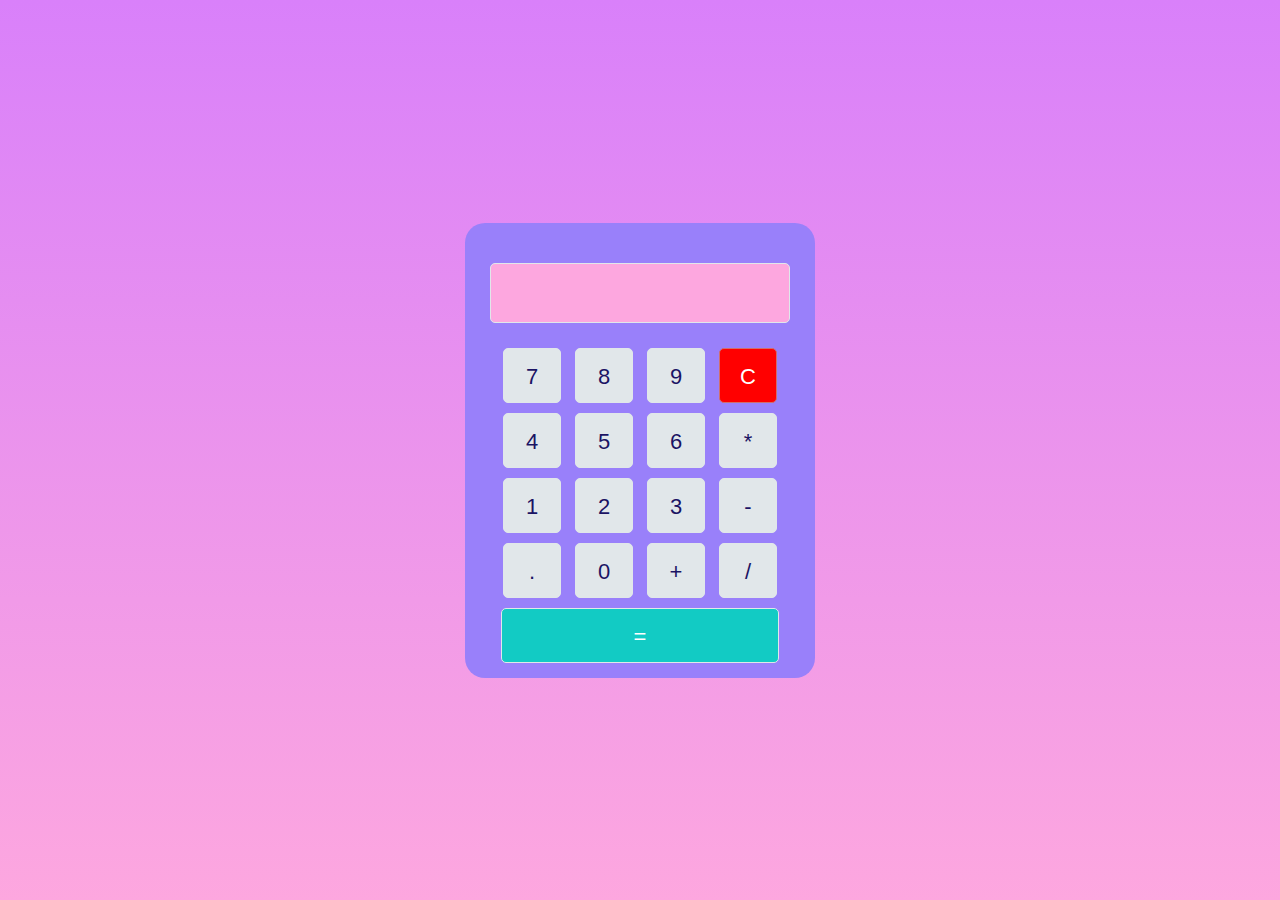
<file: appWithJS/Calculator/index.html>
<!DOCTYPE html>
<html lang="en">
  <head>
    <meta charset="UTF-8" />
    <meta name="viewport" content="width=device-width, initial-scale=1.0" />
    <title>Calculator</title>
    <link rel="stylesheet" href="style.css" />
    <script
      src="https://code.jquery.com/jquery-3.5.1.js"
      integrity="sha256-QWo7LDvxbWT2tbbQ97B53yJnYU3WhH/C8ycbRAkjPDc="
      crossorigin="anonymous"
    ></script>
  </head>
  <body>
    <div class="center">
      <form name="forms">
        <input type="text" id="display" name="display" disabled />
        <div class="buttons">
          <input type="button" id="seven" value="7" />
          <input type="button" id="eight" value="8" />
          <input type="button" id="nine" value="9" />
          <input type="button" id="clear" value="C" /><br />
          <input type="button" id="four" value="4" />
          <input type="button" id="five" value="5" />
          <input type="button" id="six" value="6" />
          <input type="button" id="multi" value="*" /><br />
          <input type="button" id="one" value="1" />
          <input type="button" id="two" value="2" />
          <input type="button" id="three" value="3" />
          <input type="button" id="subs" value="-" /><br />
          <input type="button" id="dot" value="." />
          <input type="button" id="zero" value="0" />
          <input type="button" id="add" value="+" />
          <input type="button" id="divide" value="/" /><br />
          <input type="button" id="equal" value="=" />
        </div>
      </form>
    </div>

    <script src="app.js"></script>
  </body>
</html>
</file>
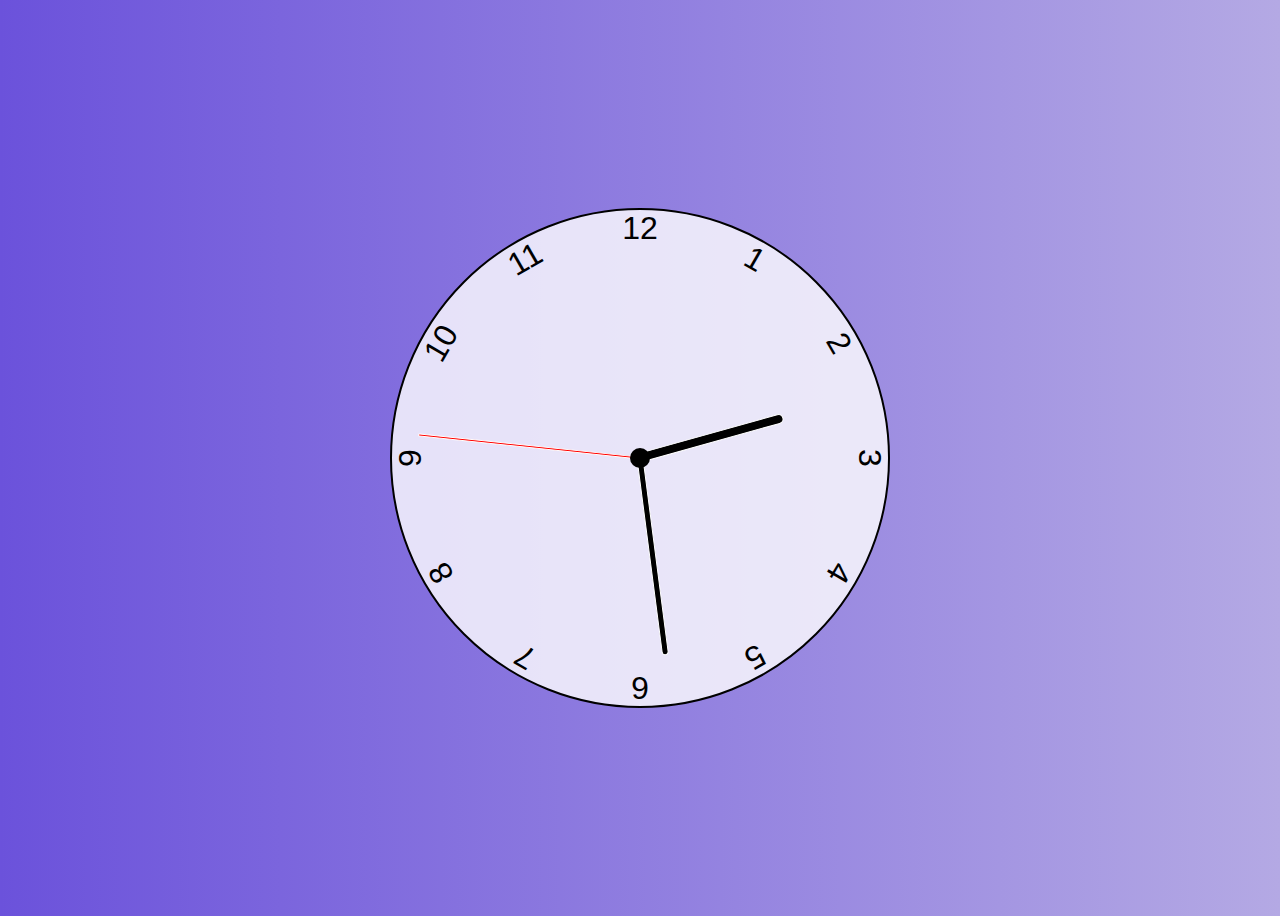
<file: appWithJS/Clocks/AnalogClock/index.html>
<!DOCTYPE html>
<html lang="en">
<head>
    <meta charset="UTF-8">
    <meta name="viewport" content="width=device-width, initial-scale=1.0">
    <title>Analog Clock</title>
    <link rel="stylesheet" href="style.css">
</head>
<body>
    <div class="clock">
        <div class="hand hour" data-hour-hand></div>
        <div class="hand minute" data-minute-hand></div>
        <div class="hand second" data-second-hand></div>
        <div class="number number1">1</div>
        <div class="number number2">2</div>
        <div class="number number3">3</div>
        <div class="number number4">4</div>
        <div class="number number5">5</div>
        <div class="number number6">6</div>
        <div class="number number7">7</div>
        <div class="number number8">8</div>
        <div class="number number9">9</div>
        <div class="number number10">10</div>
        <div class="number number11">11</div>
        <div class="number number12">12</div>
    </div>


    <script src="app.js"></script>
</body>
</html>
</file>
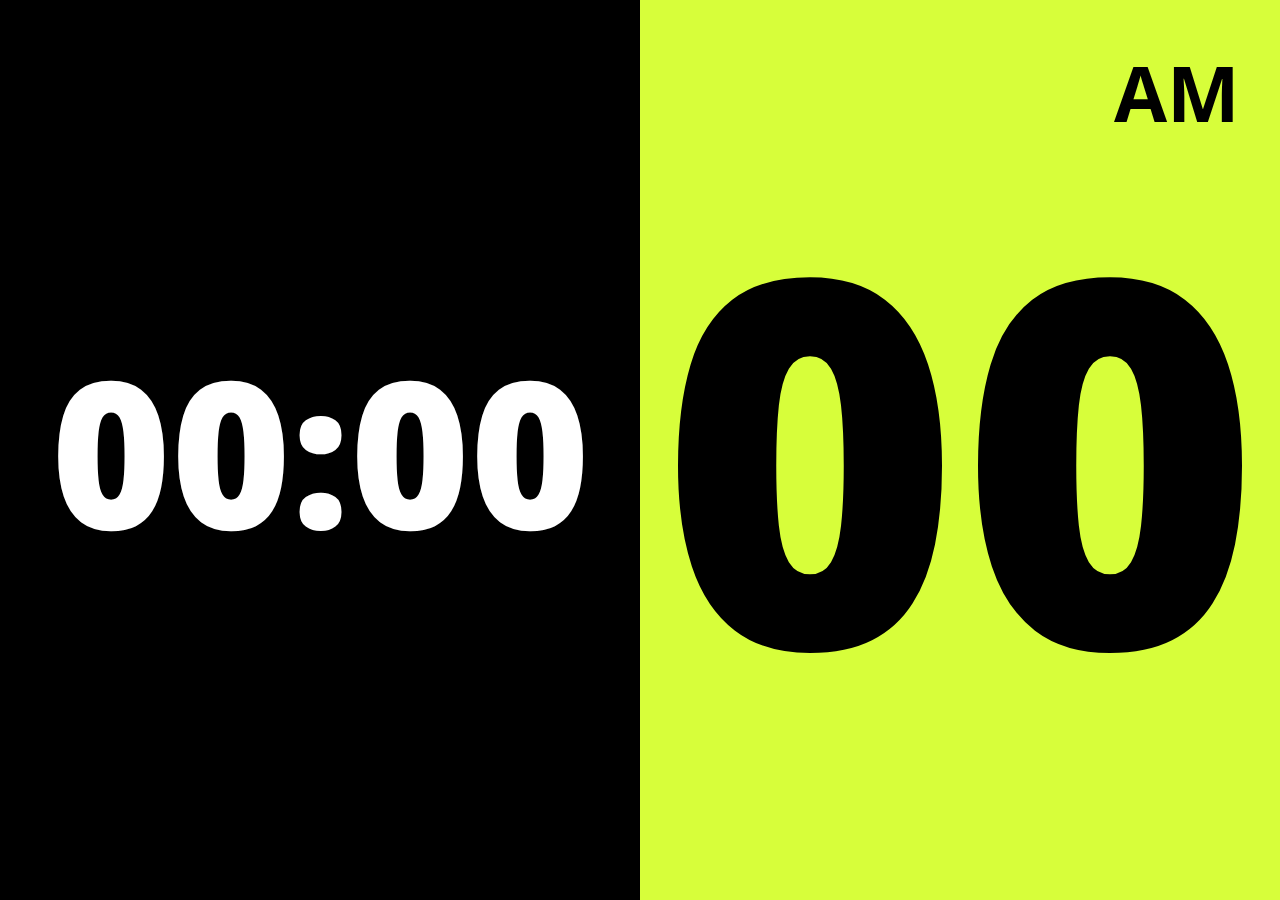
<file: appWithJS/Clocks/DigitalClock/index.html>
<!DOCTYPE html>
<html lang="en">
<head>
    <meta charset="UTF-8">
    <meta name="viewport" content="width=device-width, initial-scale=1.0">
    <title>Clock App</title>
    <link rel="stylesheet" href="style.css">
</head>
<body>
    <section>
        <div class="sec sec1">
            <h2 id="hour">00</h2>
            <h2 id="dot">:</h2>
            <h2 id="minutes">00</h2>
        </div>
        <div class="sec sec2">
            <h2 id="seconds">00</h2>
            <span id="ampm">AM</span>
        </div>
    </section>
    <script src="main.js"></script>
</body>
</html>
</file>
<file: appWithJS/Calculator/style.css>
*{
    margin: 0;
    padding: 0;
    outline: none;
    box-sizing: border-box;
}
body{
    display: flex;
    align-items: center;
    justify-content: center;
    text-align: center;
    min-height: 100vh;
    background: linear-gradient(#D980FA,#FDA7DF);
}
.center{
    width: 350px;
    background-color: #9980FA;
    border-radius: 20px;
}
input[type="text"]{
    height: 60px;
    width: 300px;
    margin-top: 40px;
    border-radius: 5px;
    border: 1px solid #e1e7ea;
    font-weight: bold;
    text-align: left;
    padding-left: 20px;
    background: #FDA7DF;
}
form .buttons{
    width: 300px;
    margin: 10px 25px 0 25px;
    padding: 10px 0 ;
}

input[type="button"]{
    width: 58px;
    height: 55px;
    margin: 5px;
    font-size: 22px;
    line-height: 55px;
    border-radius: 5px;
    border: 1px solid #e1e7ea;
    background: #e1e7ea;
    color: #1B1464;
}

input[type="button"]:hover{
    transition: .5s;
    background: #96ceec;
}
input#clear{
    background: red;
    border: 1px solid #ce6f6f;
    color: white;
}

input#clear:hover{
    border: 1px solid #cc0000;
}

input#equal{
    width: 278px;
    background: #12CBC4;
    color: white;
    border: 1px solid #e1e7ea;
}
input#equal:hover{
    border: 1px solid #888d8f;
}
</file>
<file: appWithJS/Clocks/AnalogClock/style.css>
*{
    box-sizing: border-box;
    font-family: 'Franklin Gothic Medium', 'Arial Narrow', Arial, sans-serif;
}

body{
    background: linear-gradient(to right ,#6b52db,#b4a9e4);
    display: flex;
    justify-content: center;
    min-height: 100vh;
    align-items: center;
    overflow: hidden;
    font-size: 2rem;
}

.clock{
    width: 500px;
    height: 500px;
    background: rgba(255, 255, 255, .8);
    border-radius: 50%;
    border: 2px solid black;
    position: relative;
}

.clock .number{
    --rotation:0;
    position: absolute;
    width: 100%;
    height: 100%;
    text-align: center;
    transform: rotate(var(--rotation));
}
.clock .number1{--rotation:30deg;}
.clock .number2{--rotation:60deg;}
.clock .number3{--rotation:90deg;}
.clock .number4{--rotation:120deg;}
.clock .number5{--rotation:150deg;}
.clock .number6{--rotation:180deg;}
.clock .number7{--rotation:210deg;}
.clock .number8{--rotation:240deg;}
.clock .number9{--rotation:270deg;}
.clock .number10{--rotation:300deg;}
.clock .number11{--rotation:330deg;}

.clock .hand{
    --rotation: 0;
    position: absolute;
    bottom: 50%;
    left: 50%;
    width: 10px;
    height: 40%;
    background-color: black;
    border: 1px solid white;
    border-top-left-radius: 10px;
    border-top-right-radius: 10px;
    transform-origin: bottom;
    z-index: 10;
    transform: translateX(-50%) rotate(calc(var(--rotation) * 1deg));
}

.clock::after{
    content: "";
    position: absolute;
    background-color: black;
    z-index: 11;
    width: 20px;
    height: 20px;
    top: 50%;
    left: 50%;
    border-radius: 50%;
    transform: translate(-50%,-50%);
}

.clock .hand.second{
    width: 3px;
    height: 45%;
    background-color: red;
}

.clock .hand.minute{
    width: 7px;
    height: 40%;
    background-color: black;
}

.clock .hand.hour{
    width: 10px;
    height: 30%;
    background-color: black;
}
</file>
<file: appWithJS/Clocks/DigitalClock/style.css>
@import url('https://fonts.googleapis.com/css2?family=Open+Sans:wght@800&display=swap');


*{
    margin: 0;
    padding: 0;
    box-sizing: border-box;
    font-family: 'Open Sans', sans-serif;
}
section{
    position: relative;
    width: 100%;
    height: 100vh;
    background: #d7fe3a;
    overflow: hidden;
    display: flex;
}
.sec{
    position: relative;
    width: 50%;
    height: 100%;
    background: black;
    display: flex;
    justify-content: center;
    align-items: center;
}
.sec h2{
    color: #fff;
    font-size: 16vw;
    font-weight: 800;
    line-height: 1em;
}
.sec2{
    background: #d7fe3a;
}

.sec2 h2{
    color: #000;
    font-size: 40vw;
}
#ampm{
    position: absolute;
    top: 40px;
    right: 40px;
    color: black;
    font-size: 6vw;
    font-weight: 700;
}
#dot{
    position: relative;
    animation: animate 1s linear infinite;
}
@keyframes animate
{
    0%,50%
    {
        opacity: 0;
    }
    50.1%,100%
    {
        opacity: 1;
    }
}
@media (max-width: 768px)
{
    section{
        flex-direction: column;
    }
        
    .sec{
        width: 100%;
        height: 50%;
}
    .sec h2{
        font-size: 30vw;
    }

    .sec2 h2{
        font-size: 60vw;
    }
    
    #ampm{
        position: absolute;
        top: 20px;
        right: 20px;
        color: black;
        font-size: 6vw;
        font-weight: 700;
    }
}
</file>
